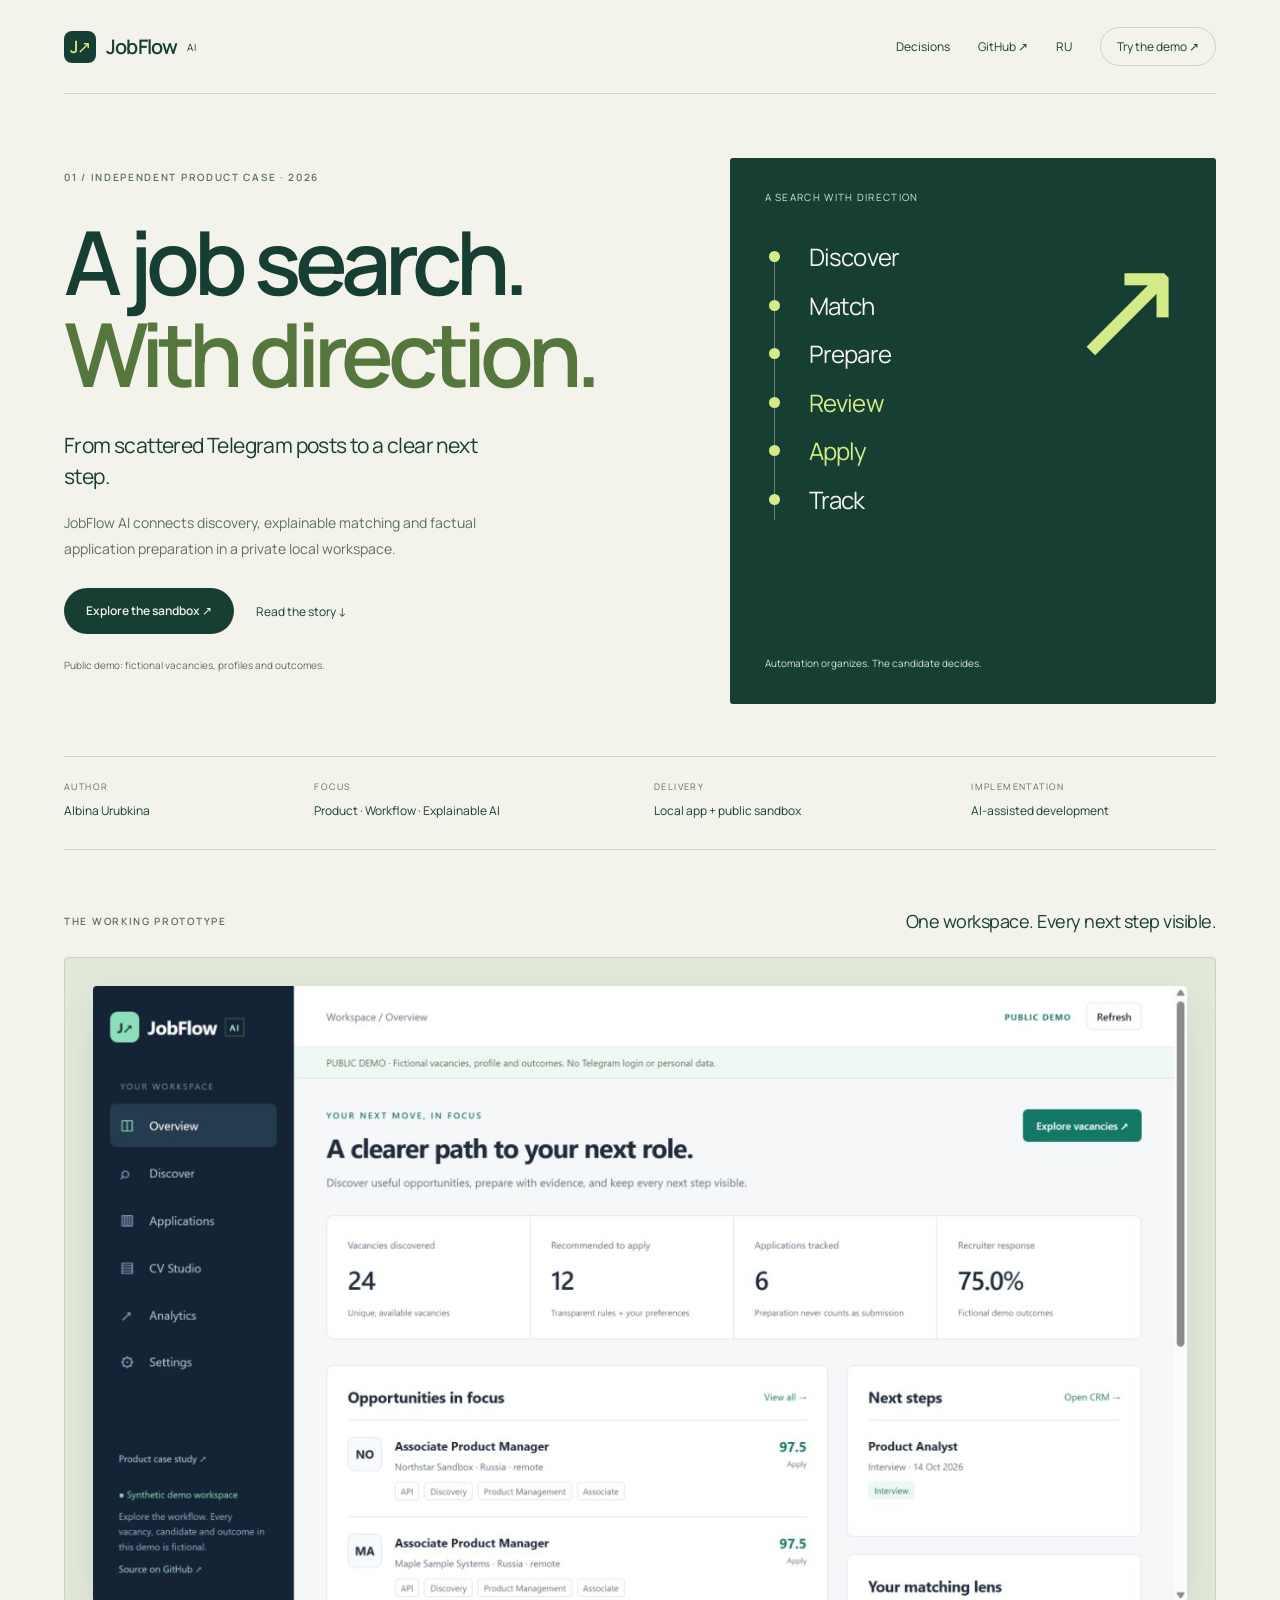
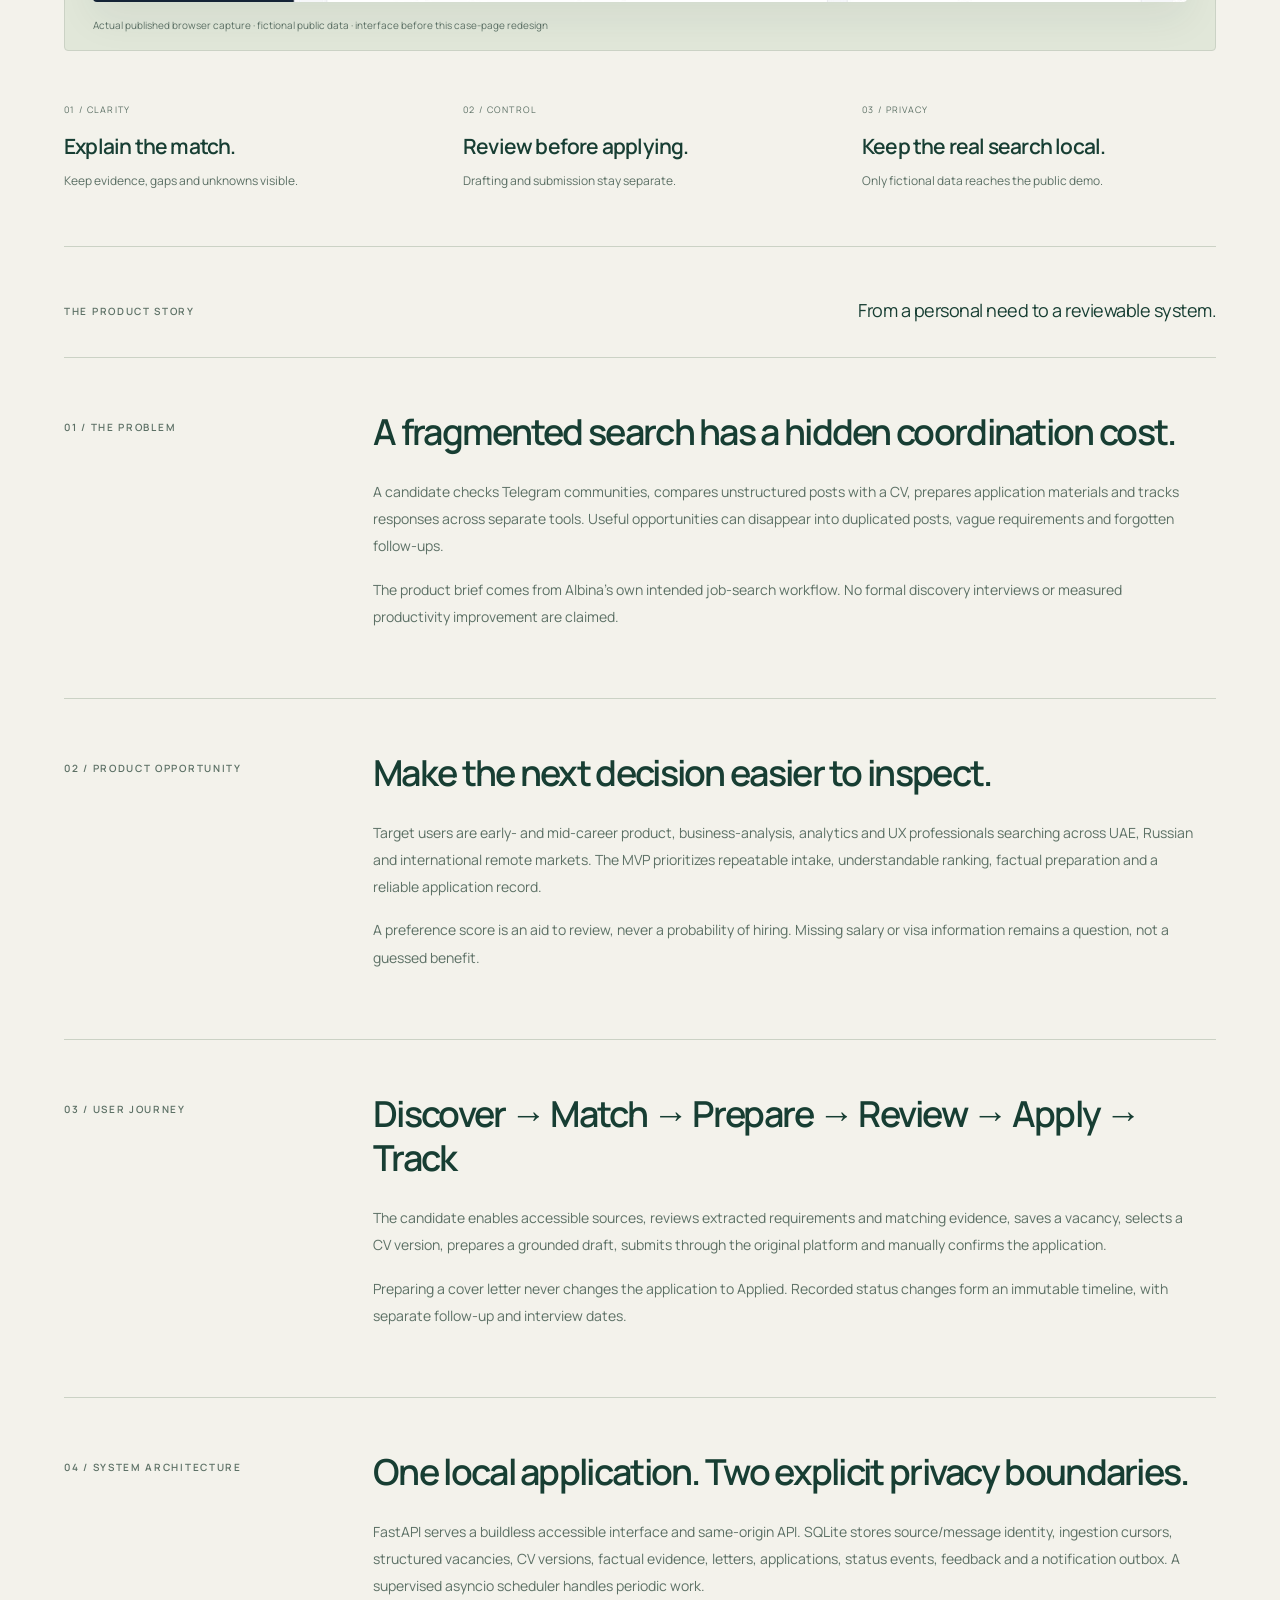
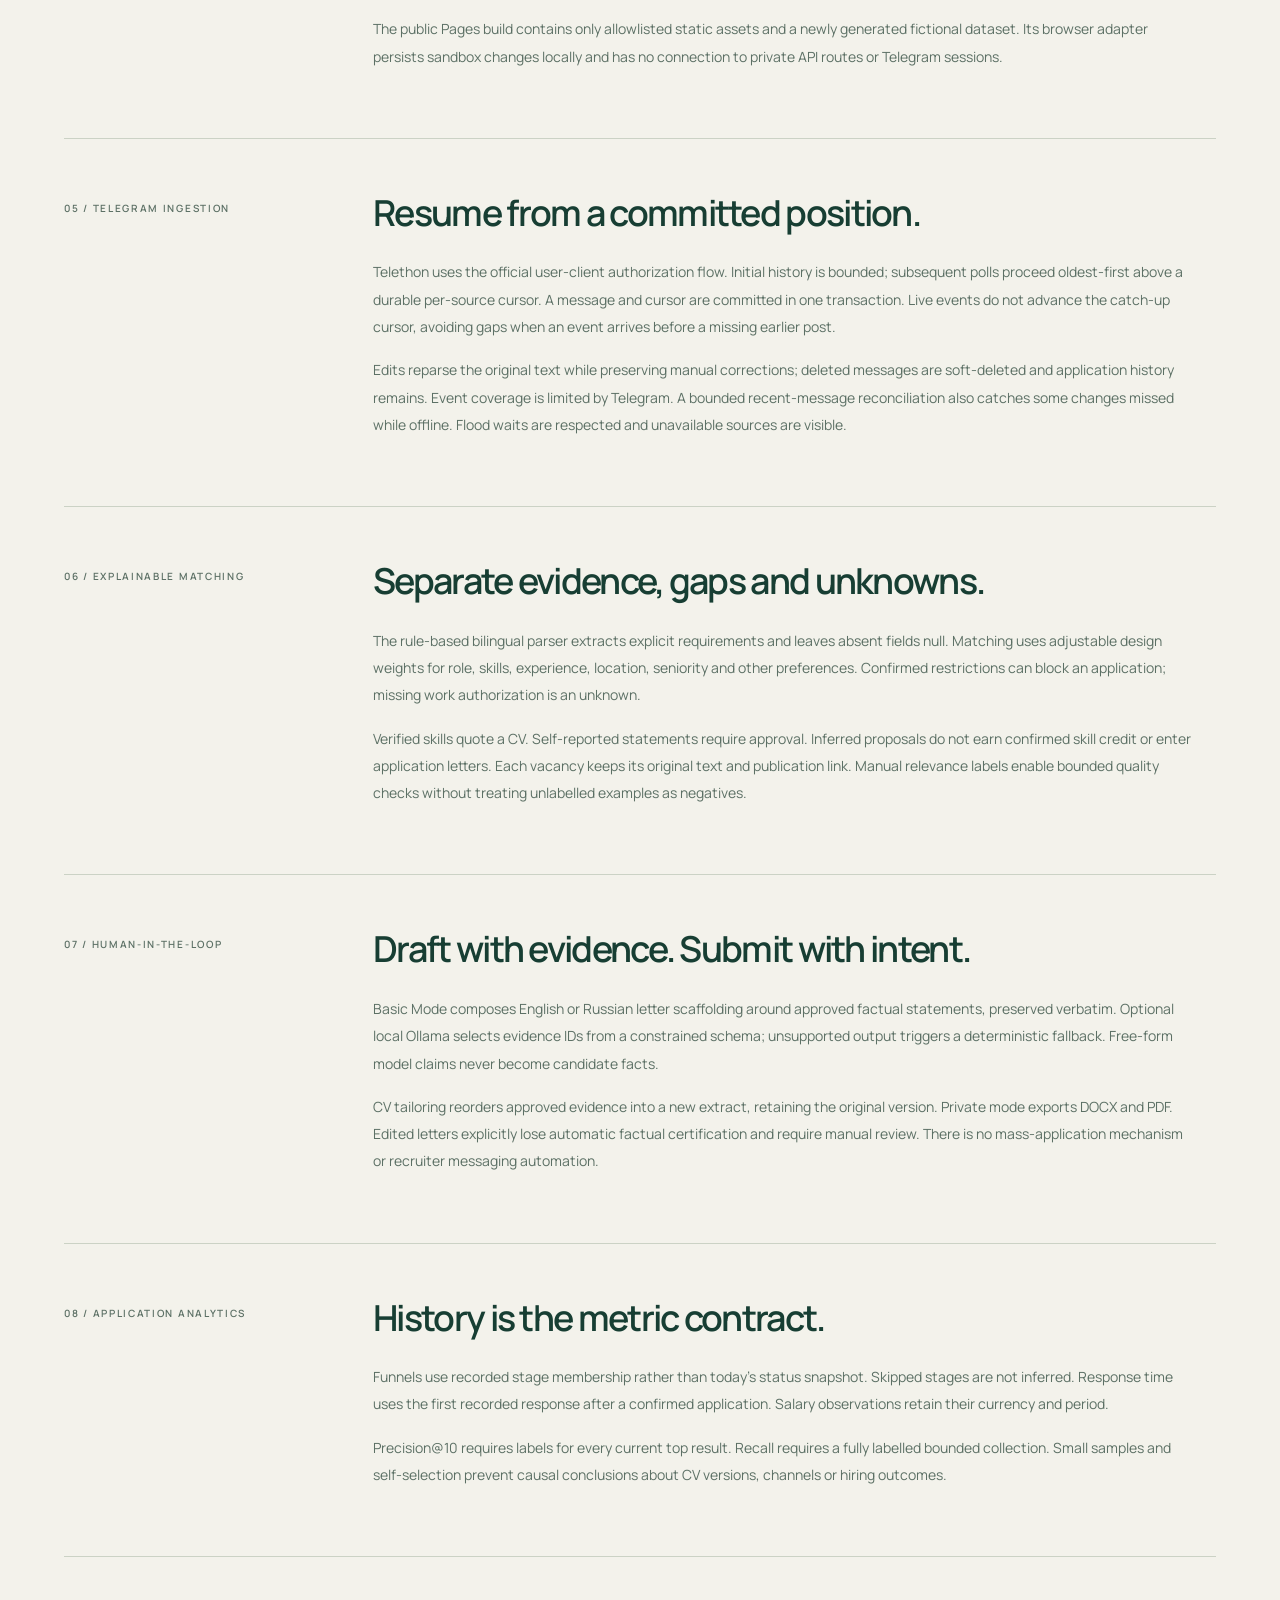
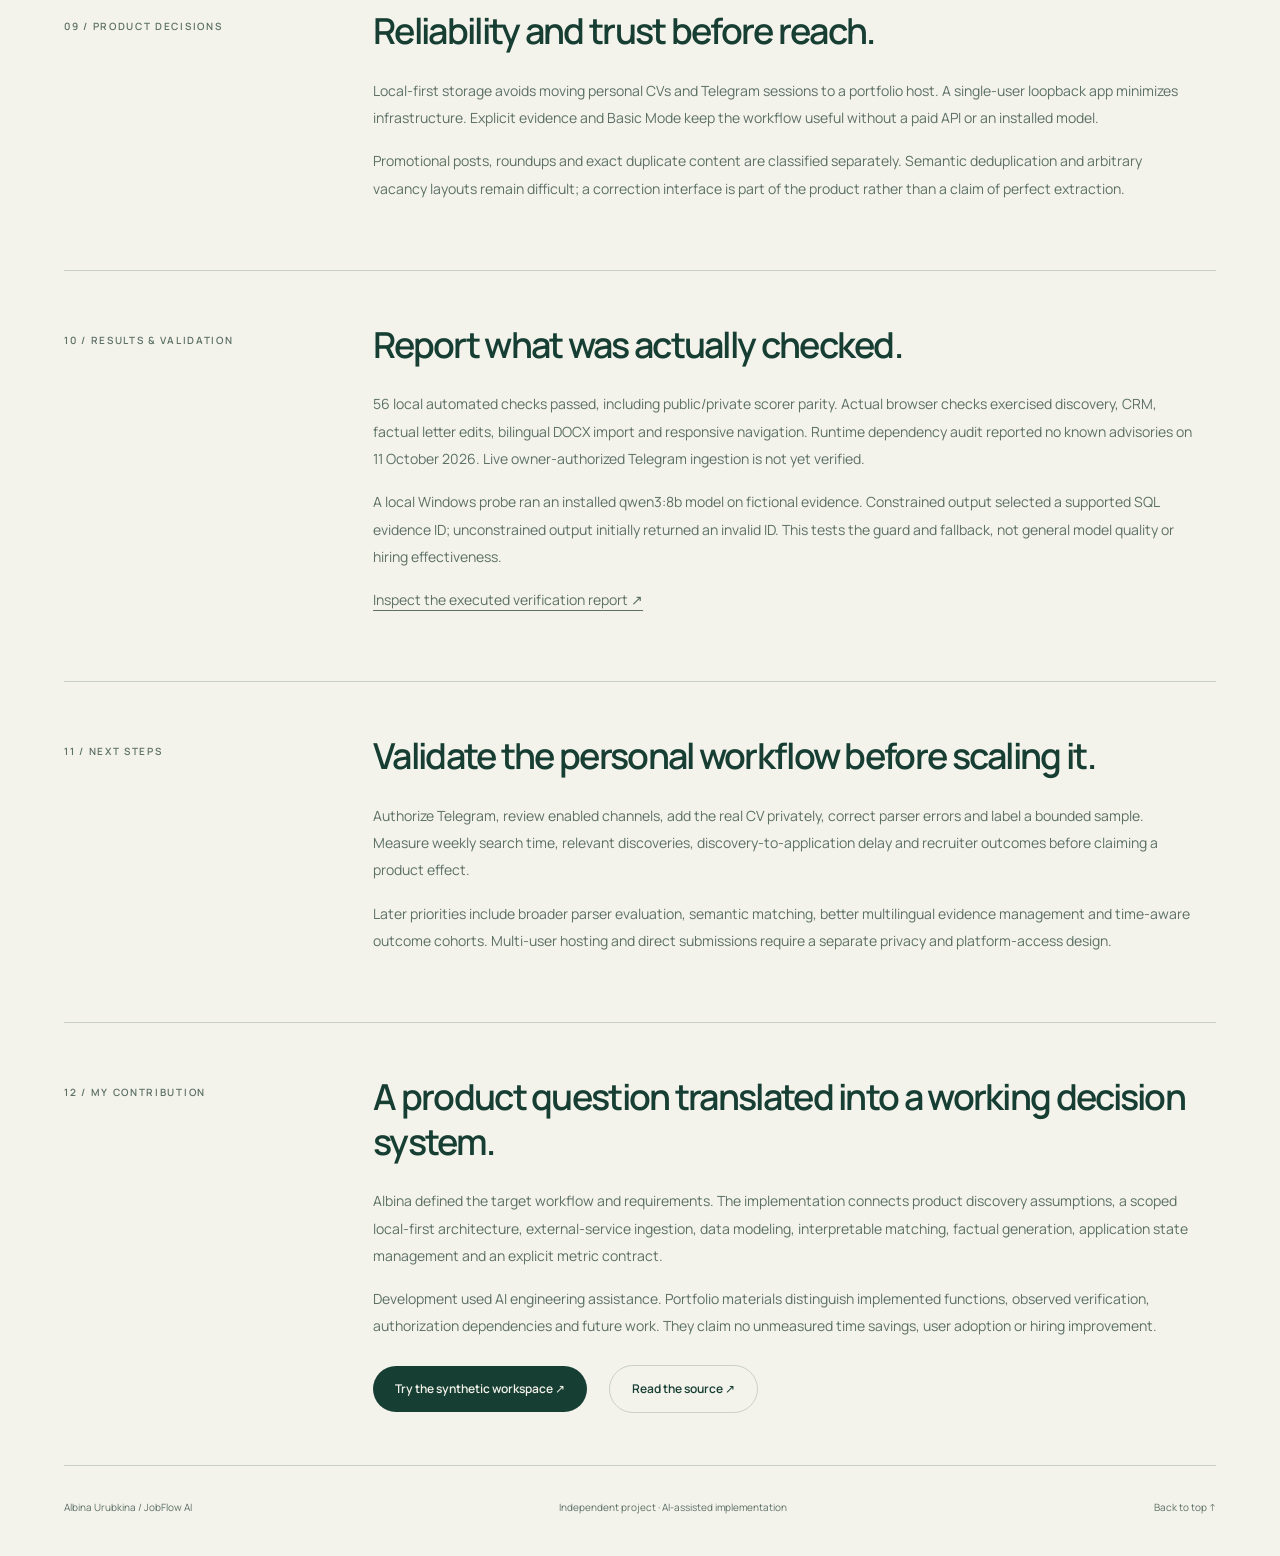
<file: web/case-study.html>
<!doctype html><html lang="en"><head><meta charset="utf-8"><meta name="viewport" content="width=device-width,initial-scale=1"><title>JobFlow AI — Product case by Albina Urubkina</title><meta name="description" content="From scattered Telegram opportunities to an explainable, human-reviewed local job-search workflow. A product case by Albina Urubkina."><meta property="og:title" content="JobFlow AI — A job search with direction"><meta property="og:image" content="https://alyalbina.github.io/jobflow-ai/assets/portfolio/social-preview.png"><meta name="theme-color" content="#173e33"><link rel="stylesheet" href="assets/portfolio/fonts.css"><link rel="stylesheet" href="assets/portfolio/case.css"></head><body><a class="skip" href="#content">Skip to case study</a><div class="case-body"><header class="case-header"><a class="brand" href="case-study.html"><span class="brand-icon">J↗</span>JobFlow <span class="brand-ai">AI</span></a><nav aria-label="Primary"><a href="#chapter-9">Decisions</a><a href="https://github.com/alyalbina/jobflow-ai">GitHub ↗</a><a href="case-study.ru.html" lang="ru">RU</a><a class="nav-cta" href="index.html">Try the demo ↗</a></nav></header><main id="content"><section class="case-hero"><div class="hero-copy"><div class="eyebrow">01 / Independent product case · 2026</div><h1>A job search.<br><em>With direction.</em></h1><p class="hero-lede">From scattered Telegram posts to a clear next step.</p><p class="subheading">JobFlow AI connects discovery, explainable matching and factual application preparation in a private local workspace.</p><div class="case-actions"><a class="button" href="index.html">Explore the sandbox ↗</a><a class="quiet-link" href="#chapter-1">Read the story ↓</a></div><p class="hero-note">Public demo: fictional vacancies, profiles and outcomes.</p></div><div class="hero-art" aria-label="Six steps from finding a vacancy to tracking an application"><span class="art-label">A SEARCH WITH DIRECTION</span><span class="direction-mark" aria-hidden="true">↗</span><ol class="flow-list"><li>Discover</li><li>Match</li><li>Prepare</li><li class="human-step">Review</li><li class="human-step">Apply</li><li>Track</li></ol><span class="art-bottom">Automation organizes. The candidate decides.</span></div></section>
<div class="case-metadata"><div><span>AUTHOR</span><strong>Albina Urubkina</strong></div><div><span>FOCUS</span><strong>Product · Workflow · Explainable AI</strong></div><div><span>DELIVERY</span><strong>Local app + public sandbox</strong></div><div><span>IMPLEMENTATION</span><strong>AI-assisted development</strong></div></div>
<section class="case-showcase"><div class="showcase-heading"><span class="eyebrow">The working prototype</span><p>One workspace. Every next step visible.</p></div><figure><img src="assets/portfolio/workspace.jpg" alt="Actual published JobFlow sandbox showing its fictional job-search workspace" width="1265" height="712" fetchpriority="high"><figcaption>Actual published browser capture · fictional public data · interface before this case-page redesign</figcaption></figure></section>
<section class="decision-strip" aria-label="Three product principles"><div><span>01 / CLARITY</span><h2>Explain the match.</h2><p>Keep evidence, gaps and unknowns visible.</p></div><div><span>02 / CONTROL</span><h2>Review before applying.</h2><p>Drafting and submission stay separate.</p></div><div><span>03 / PRIVACY</span><h2>Keep the real search local.</h2><p>Only fictional data reaches the public demo.</p></div></section><div class="story-heading"><span class="eyebrow">The product story</span><p>From a personal need to a reviewable system.</p></div><section class="case-chapter" id="chapter-1"><div class="eyebrow">01 / The problem</div><div><h2>A fragmented search has a hidden coordination cost.</h2><p>A candidate checks Telegram communities, compares unstructured posts with a CV, prepares application materials and tracks responses across separate tools. Useful opportunities can disappear into duplicated posts, vague requirements and forgotten follow-ups.</p><p>The product brief comes from Albina's own intended job-search workflow. No formal discovery interviews or measured productivity improvement are claimed.</p></div></section>
<section class="case-chapter" id="chapter-2"><div class="eyebrow">02 / Product opportunity</div><div><h2>Make the next decision easier to inspect.</h2><p>Target users are early- and mid-career product, business-analysis, analytics and UX professionals searching across UAE, Russian and international remote markets. The MVP prioritizes repeatable intake, understandable ranking, factual preparation and a reliable application record.</p><p>A preference score is an aid to review, never a probability of hiring. Missing salary or visa information remains a question, not a guessed benefit.</p></div></section>
<section class="case-chapter" id="chapter-3"><div class="eyebrow">03 / User journey</div><div><h2>Discover → Match → Prepare → Review → Apply → Track</h2><p>The candidate enables accessible sources, reviews extracted requirements and matching evidence, saves a vacancy, selects a CV version, prepares a grounded draft, submits through the original platform and manually confirms the application.</p><p>Preparing a cover letter never changes the application to Applied. Recorded status changes form an immutable timeline, with separate follow-up and interview dates.</p></div></section>
<section class="case-chapter" id="chapter-4"><div class="eyebrow">04 / System architecture</div><div><h2>One local application. Two explicit privacy boundaries.</h2><p>FastAPI serves a buildless accessible interface and same-origin API. SQLite stores source/message identity, ingestion cursors, structured vacancies, CV versions, factual evidence, letters, applications, status events, feedback and a notification outbox. A supervised asyncio scheduler handles periodic work.</p><p>The public Pages build contains only allowlisted static assets and a newly generated fictional dataset. Its browser adapter persists sandbox changes locally and has no connection to private API routes or Telegram sessions.</p></div></section>
<section class="case-chapter" id="chapter-5"><div class="eyebrow">05 / Telegram ingestion</div><div><h2>Resume from a committed position.</h2><p>Telethon uses the official user-client authorization flow. Initial history is bounded; subsequent polls proceed oldest-first above a durable per-source cursor. A message and cursor are committed in one transaction. Live events do not advance the catch-up cursor, avoiding gaps when an event arrives before a missing earlier post.</p><p>Edits reparse the original text while preserving manual corrections; deleted messages are soft-deleted and application history remains. Event coverage is limited by Telegram. A bounded recent-message reconciliation also catches some changes missed while offline. Flood waits are respected and unavailable sources are visible.</p></div></section>
<section class="case-chapter" id="chapter-6"><div class="eyebrow">06 / Explainable matching</div><div><h2>Separate evidence, gaps and unknowns.</h2><p>The rule-based bilingual parser extracts explicit requirements and leaves absent fields null. Matching uses adjustable design weights for role, skills, experience, location, seniority and other preferences. Confirmed restrictions can block an application; missing work authorization is an unknown.</p><p>Verified skills quote a CV. Self-reported statements require approval. Inferred proposals do not earn confirmed skill credit or enter application letters. Each vacancy keeps its original text and publication link. Manual relevance labels enable bounded quality checks without treating unlabelled examples as negatives.</p></div></section>
<section class="case-chapter" id="chapter-7"><div class="eyebrow">07 / Human-in-the-loop</div><div><h2>Draft with evidence. Submit with intent.</h2><p>Basic Mode composes English or Russian letter scaffolding around approved factual statements, preserved verbatim. Optional local Ollama selects evidence IDs from a constrained schema; unsupported output triggers a deterministic fallback. Free-form model claims never become candidate facts.</p><p>CV tailoring reorders approved evidence into a new extract, retaining the original version. Private mode exports DOCX and PDF. Edited letters explicitly lose automatic factual certification and require manual review. There is no mass-application mechanism or recruiter messaging automation.</p></div></section>
<section class="case-chapter" id="chapter-8"><div class="eyebrow">08 / Application analytics</div><div><h2>History is the metric contract.</h2><p>Funnels use recorded stage membership rather than today's status snapshot. Skipped stages are not inferred. Response time uses the first recorded response after a confirmed application. Salary observations retain their currency and period.</p><p>Precision@10 requires labels for every current top result. Recall requires a fully labelled bounded collection. Small samples and self-selection prevent causal conclusions about CV versions, channels or hiring outcomes.</p></div></section>
<section class="case-chapter" id="chapter-9"><div class="eyebrow">09 / Product decisions</div><div><h2>Reliability and trust before reach.</h2><p>Local-first storage avoids moving personal CVs and Telegram sessions to a portfolio host. A single-user loopback app minimizes infrastructure. Explicit evidence and Basic Mode keep the workflow useful without a paid API or an installed model.</p><p>Promotional posts, roundups and exact duplicate content are classified separately. Semantic deduplication and arbitrary vacancy layouts remain difficult; a correction interface is part of the product rather than a claim of perfect extraction.</p></div></section>
<section class="case-chapter" id="chapter-10"><div class="eyebrow">10 / Results & validation</div><div><h2>Report what was actually checked.</h2><p id="validation-summary">56 local automated checks passed, including public/private scorer parity. Actual browser checks exercised discovery, CRM, factual letter edits, bilingual DOCX import and responsive navigation. Runtime dependency audit reported no known advisories on 11 October 2026. Live owner-authorized Telegram ingestion is not yet verified.</p><p>A local Windows probe ran an installed qwen3:8b model on fictional evidence. Constrained output selected a supported SQL evidence ID; unconstrained output initially returned an invalid ID. This tests the guard and fallback, not general model quality or hiring effectiveness.</p><p><a href="https://github.com/alyalbina/jobflow-ai/blob/main/docs/validation.md">Inspect the executed verification report ↗</a></p></div></section>
<section class="case-chapter" id="chapter-11"><div class="eyebrow">11 / Next steps</div><div><h2>Validate the personal workflow before scaling it.</h2><p>Authorize Telegram, review enabled channels, add the real CV privately, correct parser errors and label a bounded sample. Measure weekly search time, relevant discoveries, discovery-to-application delay and recruiter outcomes before claiming a product effect.</p><p>Later priorities include broader parser evaluation, semantic matching, better multilingual evidence management and time-aware outcome cohorts. Multi-user hosting and direct submissions require a separate privacy and platform-access design.</p></div></section>
<section class="case-chapter" id="chapter-12"><div class="eyebrow">12 / My contribution</div><div><h2>A product question translated into a working decision system.</h2><p>Albina defined the target workflow and requirements. The implementation connects product discovery assumptions, a scoped local-first architecture, external-service ingestion, data modeling, interpretable matching, factual generation, application state management and an explicit metric contract.</p><p>Development used AI engineering assistance. Portfolio materials distinguish implemented functions, observed verification, authorization dependencies and future work. They claim no unmeasured time savings, user adoption or hiring improvement.</p><div class="actions"><a class="button" href="index.html">Try the synthetic workspace ↗</a><a class="button secondary" href="https://github.com/alyalbina/jobflow-ai">Read the source ↗</a></div></div></section></main><footer><span>Albina Urubkina / JobFlow AI</span><span>Independent project · AI-assisted implementation</span><a href="#">Back to top ↑</a></footer></div></body></html>
</file>
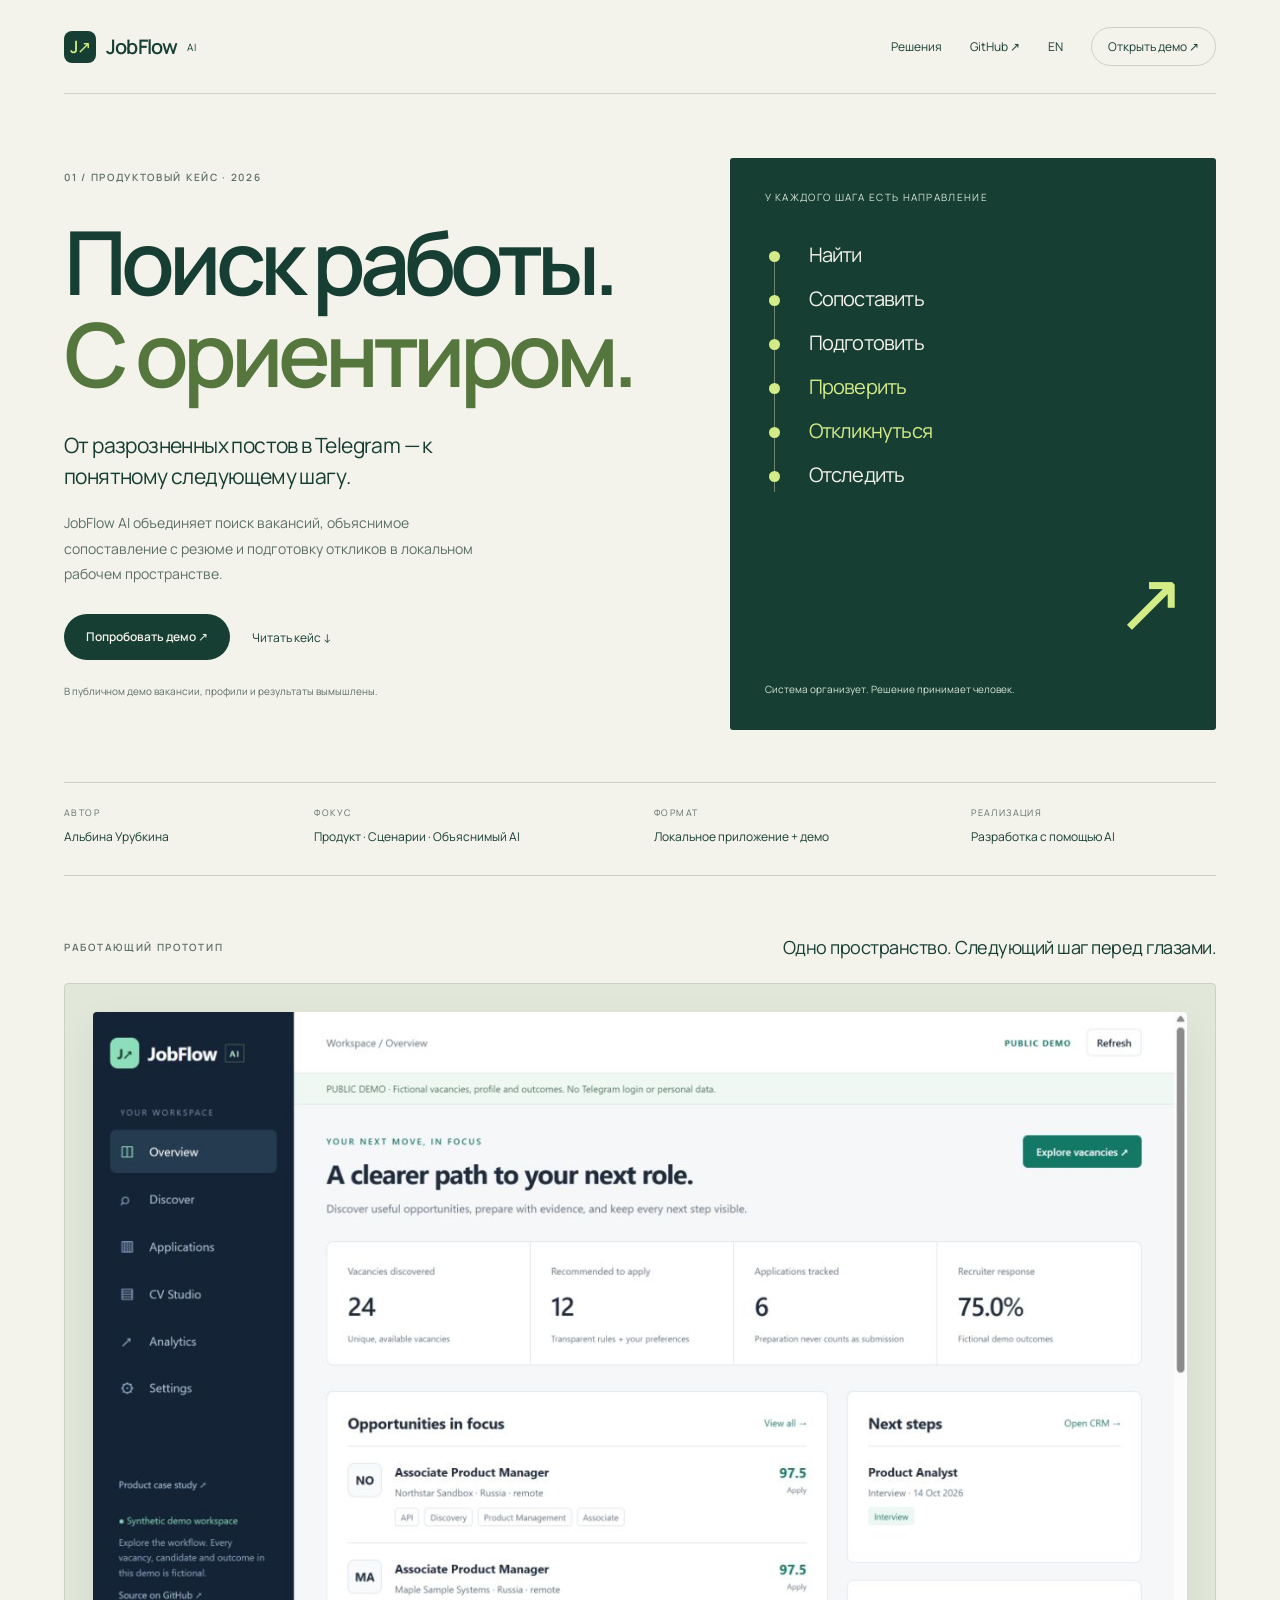
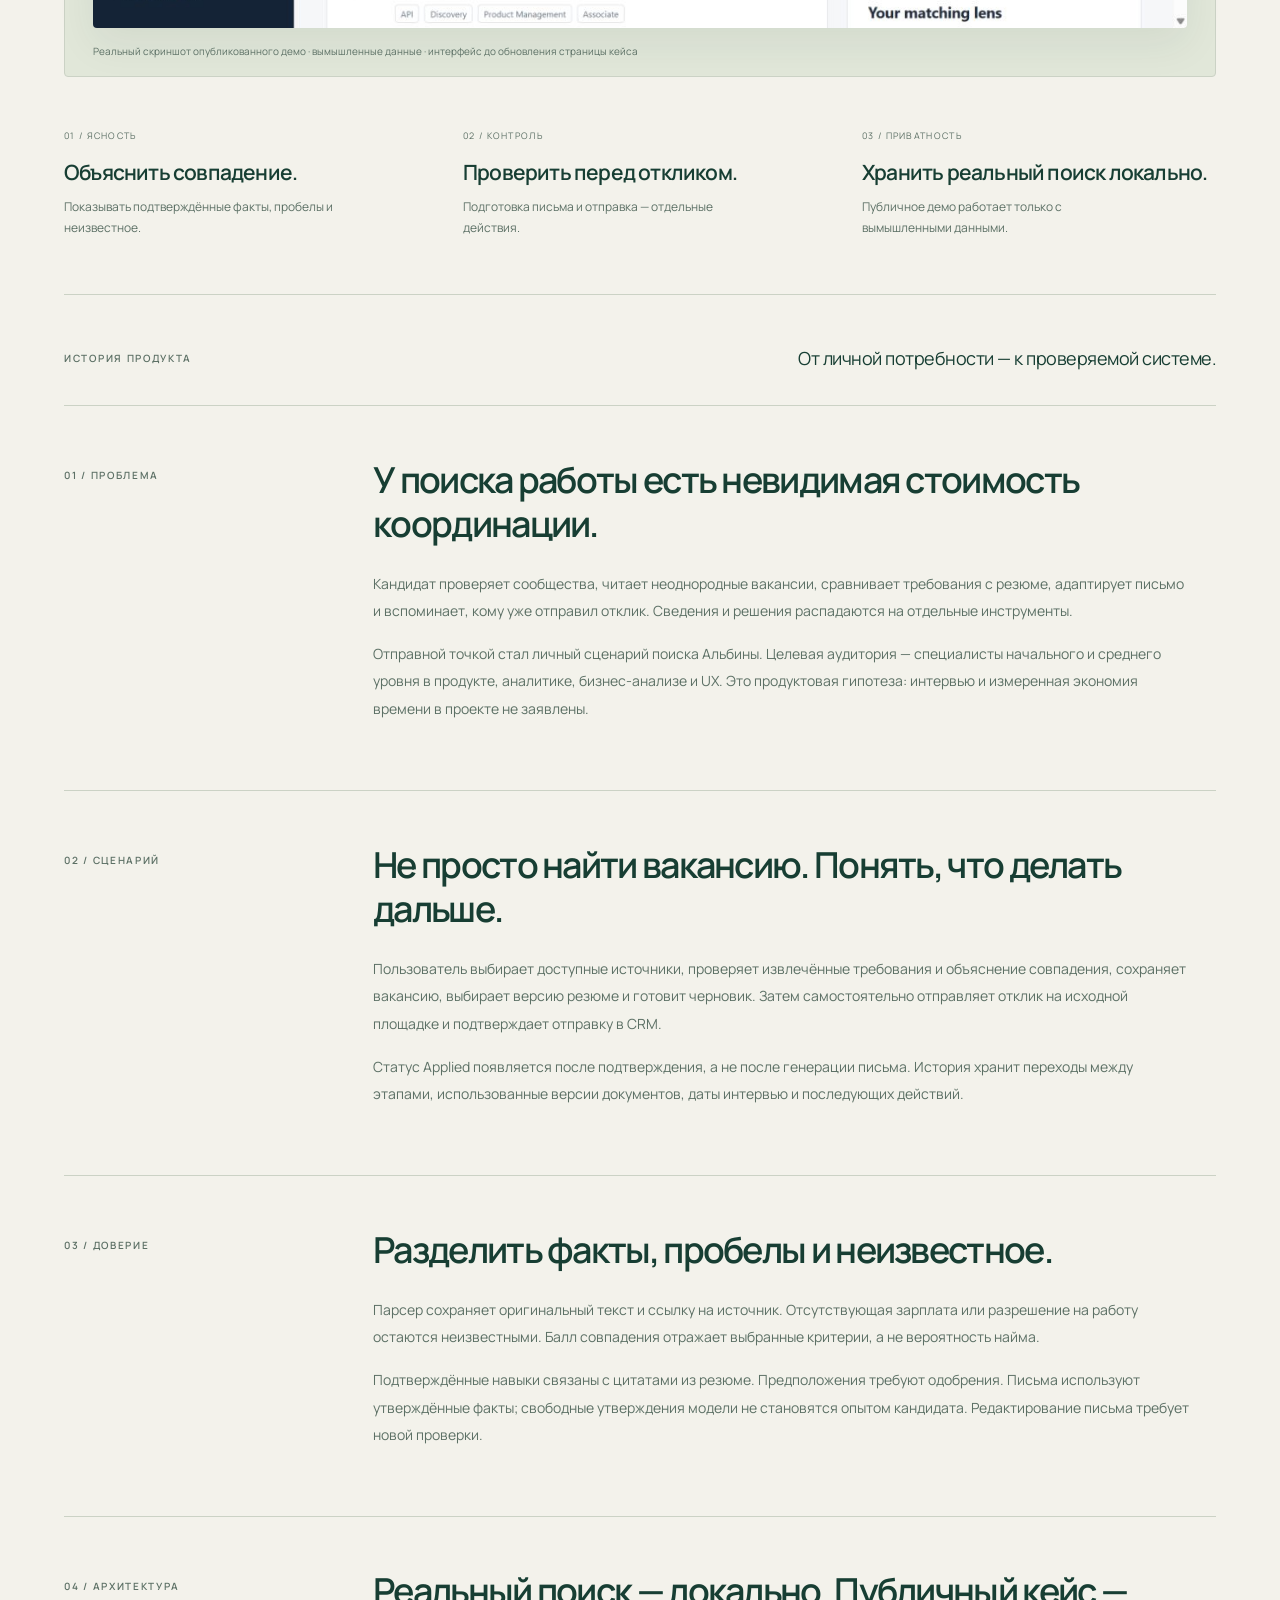
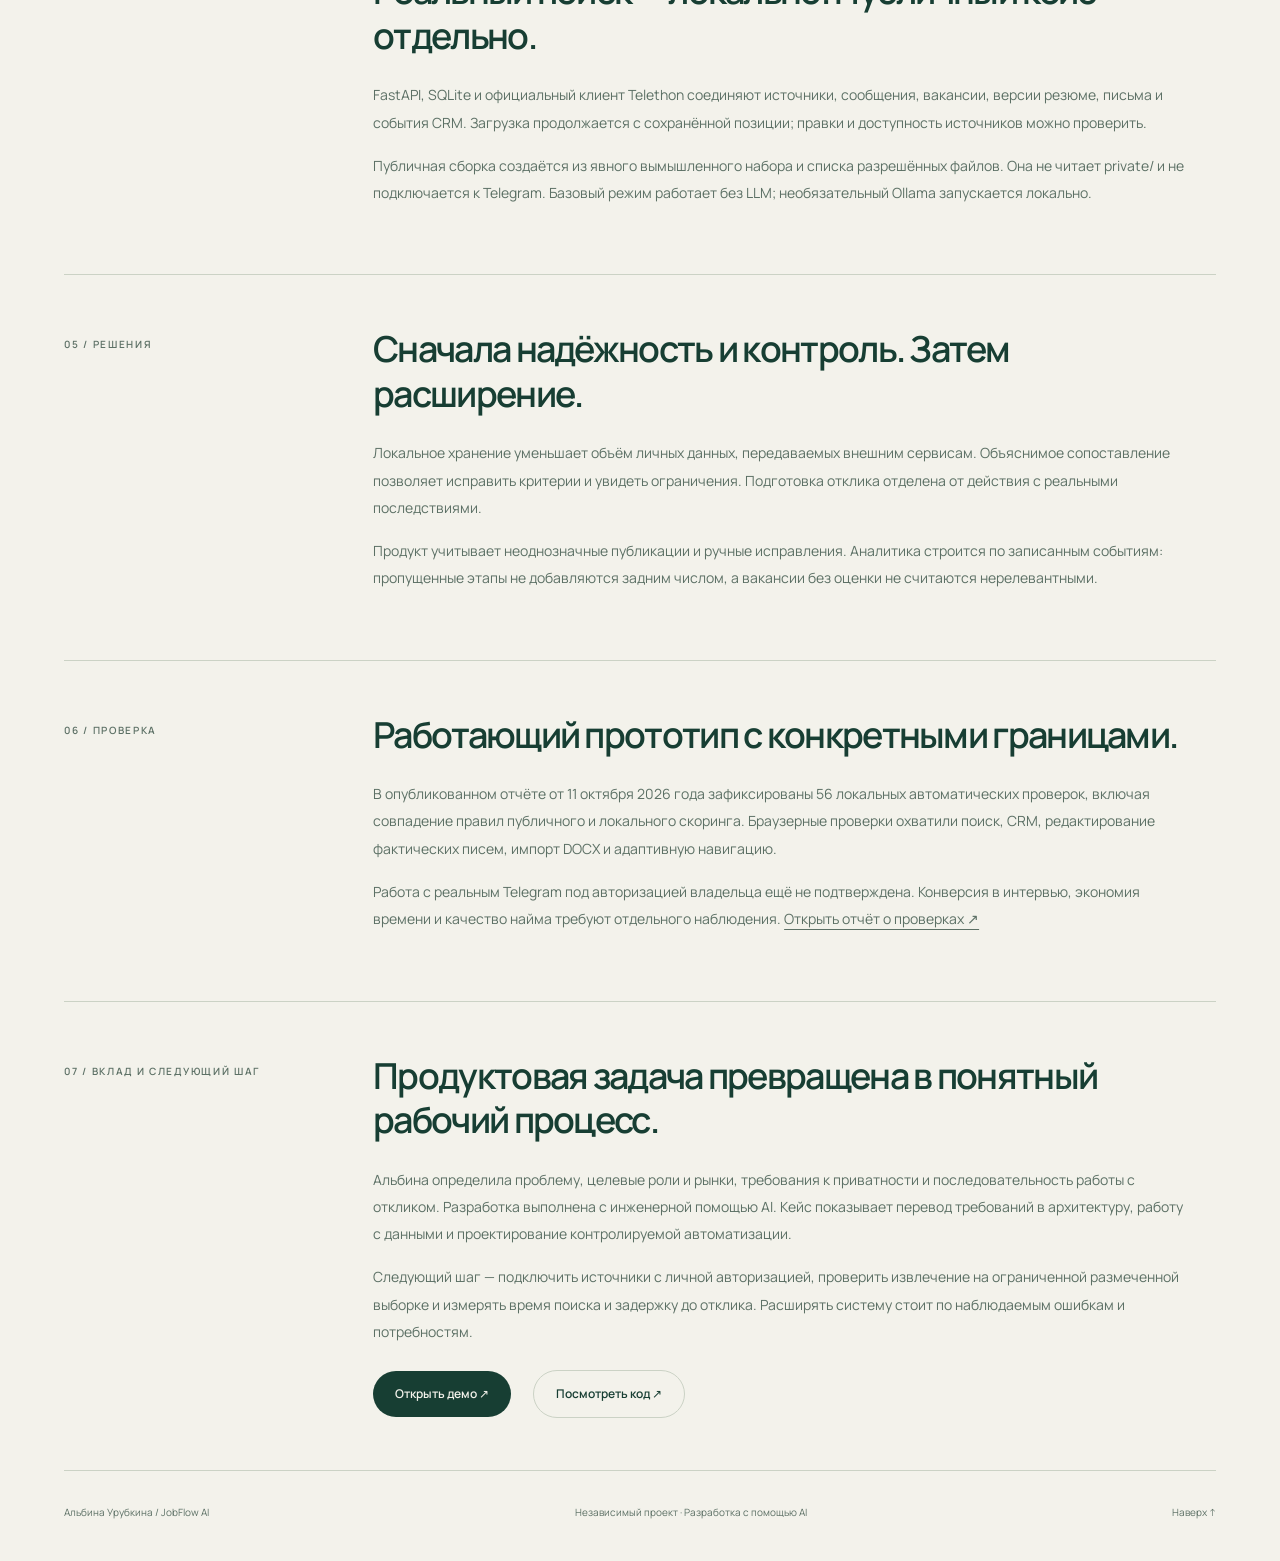
<file: web/case-study.ru.html>
<!doctype html><html lang="ru"><head><meta charset="utf-8"><meta name="viewport" content="width=device-width,initial-scale=1"><title>JobFlow AI — Продуктовый кейс Альбины Урубкиной</title><meta name="description" content="From scattered Telegram opportunities to an explainable, human-reviewed local job-search workflow. A product case by Albina Urubkina."><meta property="og:title" content="JobFlow AI — A job search with direction"><meta property="og:image" content="https://alyalbina.github.io/jobflow-ai/assets/portfolio/social-preview.png"><meta name="theme-color" content="#173e33"><link rel="stylesheet" href="assets/portfolio/fonts.css"><link rel="stylesheet" href="assets/portfolio/case.css"></head><body><a class="skip" href="#content">Перейти к кейсу</a><div class="case-body"><header class="case-header"><a class="brand" href="case-study.ru.html"><span class="brand-icon">J↗</span>JobFlow <span class="brand-ai">AI</span></a><nav aria-label="Primary"><a href="#chapter-5">Решения</a><a href="https://github.com/alyalbina/jobflow-ai">GitHub ↗</a><a href="case-study.html" lang="en">EN</a><a class="nav-cta" href="index.html">Открыть демо ↗</a></nav></header><main id="content"><section class="case-hero"><div class="hero-copy"><div class="eyebrow">01 / Продуктовый кейс · 2026</div><h1>Поиск работы.<br><em>С ориентиром.</em></h1><p class="hero-lede">От разрозненных постов в Telegram — к понятному следующему шагу.</p><p class="subheading">JobFlow AI объединяет поиск вакансий, объяснимое сопоставление с резюме и подготовку откликов в локальном рабочем пространстве.</p><div class="case-actions"><a class="button" href="index.html">Попробовать демо ↗</a><a class="quiet-link" href="#chapter-1">Читать кейс ↓</a></div><p class="hero-note">В публичном демо вакансии, профили и результаты вымышлены.</p></div><div class="hero-art" aria-label="Шесть шагов поиска работы"><span class="art-label">У КАЖДОГО ШАГА ЕСТЬ НАПРАВЛЕНИЕ</span><span class="direction-mark" aria-hidden="true">↗</span><ol class="flow-list"><li>Найти</li><li>Сопоставить</li><li>Подготовить</li><li class="human-step">Проверить</li><li class="human-step">Откликнуться</li><li>Отследить</li></ol><span class="art-bottom">Система организует. Решение принимает человек.</span></div></section><div class="case-metadata"><div><span>АВТОР</span><strong>Альбина Урубкина</strong></div><div><span>ФОКУС</span><strong>Продукт · Сценарии · Объяснимый AI</strong></div><div><span>ФОРМАТ</span><strong>Локальное приложение + демо</strong></div><div><span>РЕАЛИЗАЦИЯ</span><strong>Разработка с помощью AI</strong></div></div><section class="case-showcase"><div class="showcase-heading"><span class="eyebrow">Работающий прототип</span><p>Одно пространство. Следующий шаг перед глазами.</p></div><figure><img src="assets/portfolio/workspace.jpg" alt="Actual published JobFlow sandbox showing its fictional job-search workspace" width="1265" height="712" fetchpriority="high"><figcaption>Реальный скриншот опубликованного демо · вымышленные данные · интерфейс до обновления страницы кейса</figcaption></figure></section>
<section class="decision-strip" aria-label="Три продуктовых принципа"><div><span>01 / ЯСНОСТЬ</span><h2>Объяснить совпадение.</h2><p>Показывать подтверждённые факты, пробелы и неизвестное.</p></div><div><span>02 / КОНТРОЛЬ</span><h2>Проверить перед откликом.</h2><p>Подготовка письма и отправка — отдельные действия.</p></div><div><span>03 / ПРИВАТНОСТЬ</span><h2>Хранить реальный поиск локально.</h2><p>Публичное демо работает только с вымышленными данными.</p></div></section><div class="story-heading"><span class="eyebrow">История продукта</span><p>От личной потребности — к проверяемой системе.</p></div><section class="case-chapter" id="chapter-1"><div class="eyebrow">01 / Проблема</div><div><h2>У поиска работы есть невидимая стоимость координации.</h2><p>Кандидат проверяет сообщества, читает неоднородные вакансии, сравнивает требования с резюме, адаптирует письмо и вспоминает, кому уже отправил отклик. Сведения и решения распадаются на отдельные инструменты.</p><p>Отправной точкой стал личный сценарий поиска Альбины. Целевая аудитория — специалисты начального и среднего уровня в продукте, аналитике, бизнес-анализе и UX. Это продуктовая гипотеза: интервью и измеренная экономия времени в проекте не заявлены.</p></div></section><section class="case-chapter" id="chapter-2"><div class="eyebrow">02 / Сценарий</div><div><h2>Не просто найти вакансию. Понять, что делать дальше.</h2><p>Пользователь выбирает доступные источники, проверяет извлечённые требования и объяснение совпадения, сохраняет вакансию, выбирает версию резюме и готовит черновик. Затем самостоятельно отправляет отклик на исходной площадке и подтверждает отправку в CRM.</p><p>Статус Applied появляется после подтверждения, а не после генерации письма. История хранит переходы между этапами, использованные версии документов, даты интервью и последующих действий.</p></div></section><section class="case-chapter" id="chapter-3"><div class="eyebrow">03 / Доверие</div><div><h2>Разделить факты, пробелы и неизвестное.</h2><p>Парсер сохраняет оригинальный текст и ссылку на источник. Отсутствующая зарплата или разрешение на работу остаются неизвестными. Балл совпадения отражает выбранные критерии, а не вероятность найма.</p><p>Подтверждённые навыки связаны с цитатами из резюме. Предположения требуют одобрения. Письма используют утверждённые факты; свободные утверждения модели не становятся опытом кандидата. Редактирование письма требует новой проверки.</p></div></section><section class="case-chapter" id="chapter-4"><div class="eyebrow">04 / Архитектура</div><div><h2>Реальный поиск — локально. Публичный кейс — отдельно.</h2><p>FastAPI, SQLite и официальный клиент Telethon соединяют источники, сообщения, вакансии, версии резюме, письма и события CRM. Загрузка продолжается с сохранённой позиции; правки и доступность источников можно проверить.</p><p>Публичная сборка создаётся из явного вымышленного набора и списка разрешённых файлов. Она не читает private/ и не подключается к Telegram. Базовый режим работает без LLM; необязательный Ollama запускается локально.</p></div></section><section class="case-chapter" id="chapter-5"><div class="eyebrow">05 / Решения</div><div><h2>Сначала надёжность и контроль. Затем расширение.</h2><p>Локальное хранение уменьшает объём личных данных, передаваемых внешним сервисам. Объяснимое сопоставление позволяет исправить критерии и увидеть ограничения. Подготовка отклика отделена от действия с реальными последствиями.</p><p>Продукт учитывает неоднозначные публикации и ручные исправления. Аналитика строится по записанным событиям: пропущенные этапы не добавляются задним числом, а вакансии без оценки не считаются нерелевантными.</p></div></section><section class="case-chapter" id="chapter-6"><div class="eyebrow">06 / Проверка</div><div><h2>Работающий прототип с конкретными границами.</h2><p>В опубликованном отчёте от 11 октября 2026 года зафиксированы 56 локальных автоматических проверок, включая совпадение правил публичного и локального скоринга. Браузерные проверки охватили поиск, CRM, редактирование фактических писем, импорт DOCX и адаптивную навигацию.</p><p>Работа с реальным Telegram под авторизацией владельца ещё не подтверждена. Конверсия в интервью, экономия времени и качество найма требуют отдельного наблюдения. <a href="https://github.com/alyalbina/jobflow-ai/blob/main/docs/validation.md">Открыть отчёт о проверках ↗</a></p></div></section><section class="case-chapter" id="chapter-7"><div class="eyebrow">07 / Вклад и следующий шаг</div><div><h2>Продуктовая задача превращена в понятный рабочий процесс.</h2><p>Альбина определила проблему, целевые роли и рынки, требования к приватности и последовательность работы с откликом. Разработка выполнена с инженерной помощью AI. Кейс показывает перевод требований в архитектуру, работу с данными и проектирование контролируемой автоматизации.</p><p>Следующий шаг — подключить источники с личной авторизацией, проверить извлечение на ограниченной размеченной выборке и измерять время поиска и задержку до отклика. Расширять систему стоит по наблюдаемым ошибкам и потребностям.</p><div class="actions"><a class="button" href="index.html">Открыть демо ↗</a><a class="button secondary" href="https://github.com/alyalbina/jobflow-ai">Посмотреть код ↗</a></div></div></section></main><footer><span>Альбина Урубкина / JobFlow AI</span><span>Независимый проект · Разработка с помощью AI</span><a href="#">Наверх ↑</a></footer></div></body></html>
</file>
<file: web/assets/portfolio/fonts.css>
@font-face{font-family:Manrope;font-style:normal;font-weight:400;font-display:swap;src:url(manrope-latin-400-normal.woff2) format("woff2");unicode-range:U+0000-00FF,U+0131,U+0152-0153,U+02BB-02BC,U+02C6,U+02DA,U+02DC,U+0304,U+0308,U+0329,U+2000-206F,U+20AC,U+2122,U+2191,U+2193,U+2212,U+2215,U+FEFF,U+FFFD}
@font-face{font-family:Manrope;font-style:normal;font-weight:400;font-display:swap;src:url(manrope-cyrillic-400-normal.woff2) format("woff2");unicode-range:U+0400-045F,U+0490-0491,U+04B0-04B1,U+2116}
@font-face{font-family:Manrope;font-style:normal;font-weight:600;font-display:swap;src:url(manrope-latin-600-normal.woff2) format("woff2");unicode-range:U+0000-00FF,U+0131,U+0152-0153,U+02BB-02BC,U+02C6,U+02DA,U+02DC,U+0304,U+0308,U+0329,U+2000-206F,U+20AC,U+2122,U+2191,U+2193,U+2212,U+2215,U+FEFF,U+FFFD}
@font-face{font-family:Manrope;font-style:normal;font-weight:600;font-display:swap;src:url(manrope-cyrillic-600-normal.woff2) format("woff2");unicode-range:U+0400-045F,U+0490-0491,U+04B0-04B1,U+2116}
</file>
<file: web/assets/portfolio/case.css>
:root{--paper:#f3f2eb;--ink:#173e33;--muted:#5c7065;--line:#cbd2c5;--lime:#d4ec88;--soft:#e7ebdf;font-family:Manrope,Arial,sans-serif;color:var(--ink);background:var(--paper);font-size:16px;font-synthesis:none}
*{box-sizing:border-box}html{scroll-behavior:smooth;scroll-padding-top:32px}body{margin:0}a{color:inherit;text-underline-offset:5px}a:hover{color:#52733f}a:focus-visible,button:focus-visible{outline:3px solid #537929;outline-offset:5px}.skip{position:absolute;left:24px;top:-100px;background:white;padding:14px;z-index:10}.skip:focus{top:10px}.case-body{max-width:1480px;margin:auto;padding:0 5%}main{padding:0}.case-header{display:flex;align-items:center;justify-content:space-between;gap:24px;padding:27px 0;border-bottom:1px solid var(--line)}.brand{display:flex;align-items:center;gap:10px;text-decoration:none;font-size:20px;font-weight:600;letter-spacing:-.8px}.brand-icon{display:grid;place-items:center;width:32px;height:32px;background:var(--ink);color:var(--lime);border-radius:8px;font-size:17px;letter-spacing:-1px}.brand-ai{font-size:10px;font-weight:400;letter-spacing:1px}.case-header nav{display:flex;gap:28px;align-items:center;font-size:12px}.case-header nav a{text-decoration:none}.nav-cta{border:1px solid var(--line);padding:10px 16px;border-radius:30px}.case-hero{display:grid;grid-template-columns:1.25fr 1fr;gap:5%;padding:64px 0 52px;align-items:stretch}.hero-copy{padding:10px 0 20px}.eyebrow{font-size:10px;line-height:1.8;letter-spacing:1.7px;text-transform:uppercase;font-weight:600;color:var(--muted)}h1{font-size:clamp(48px,6.9vw,94px);font-weight:600;line-height:1.04;letter-spacing:-6px;margin:30px 0}h1 em{font-style:normal;color:#55763d}p{line-height:1.8;color:var(--muted)}.hero-lede{font-size:21px;line-height:1.5;letter-spacing:-.6px;max-width:440px;color:var(--ink);margin:0 0 17px}.subheading{font-size:14px;max-width:450px;line-height:1.85;margin:0}.case-actions,.actions{display:flex;gap:22px;align-items:center;flex-wrap:wrap;margin-top:27px}.button{display:inline-flex;text-decoration:none;background:var(--ink);color:var(--paper);padding:14px 22px;border-radius:40px;font-size:12px;line-height:1.5;font-weight:600}.button:hover{background:#31523e;color:white}.button.secondary{background:transparent;border:1px solid var(--line);color:var(--ink)}.quiet-link{font-size:12px;text-decoration:none}.hero-note{font-size:10px;margin-top:22px}.hero-art{min-height:505px;background:var(--ink);color:var(--paper);padding:32px 35px;position:relative;overflow:hidden;border-radius:3px}.art-label,.art-bottom{display:block;font-size:10px;letter-spacing:1.3px;color:#d4e5d6}.direction-mark{position:absolute;right:28px;top:78px;font-size:146px;color:var(--lime);line-height:1;font-family:Arial,sans-serif;font-weight:400}.flow-list{list-style:none;counter-reset:flow;padding:0;margin:39px 0 29px;position:relative}.flow-list:before{content:"";position:absolute;left:9px;top:12px;bottom:15px;border-left:1px solid #72846d}.flow-list li{counter-increment:flow;position:relative;font-size:24px;letter-spacing:-.8px;padding:0 0 21px 44px;line-height:1.15}.flow-list li:before{content:"";position:absolute;left:4px;top:8px;width:11px;height:11px;border-radius:50%;background:var(--lime)}.flow-list .human-step{color:var(--lime)}.art-bottom{position:absolute;bottom:32px;max-width:310px;line-height:1.8;font-size:10px;letter-spacing:0}.case-metadata{display:grid;grid-template-columns:1fr 1.4fr 1.3fr 1.1fr;border-block:1px solid var(--line);gap:28px;padding:23px 0 27px}.case-metadata span{display:block;color:var(--muted);font-size:9px;letter-spacing:1.4px;margin-bottom:8px}.case-metadata strong{font-size:12px;font-weight:400;line-height:1.7;display:block}.case-showcase{padding:58px 0 0}.showcase-heading,.story-heading{display:flex;align-items:center;justify-content:space-between;gap:24px;margin-bottom:22px}.showcase-heading p,.story-heading p{font-size:18px;line-height:1.5;letter-spacing:-.5px;color:var(--ink);margin:0}.case-showcase figure{margin:0;padding:28px 28px 16px;background:#e1e7d9;border:1px solid var(--line);border-radius:4px}.case-showcase img{display:block;width:100%;height:auto;border-radius:4px;box-shadow:0 16px 40px #173e3312}.case-showcase figcaption{font-size:10px;color:var(--muted);line-height:1.7;margin-top:15px}.decision-strip{display:grid;grid-template-columns:repeat(3,1fr);gap:45px;padding:45px 0 55px;margin-bottom:30px;border-bottom:1px solid var(--line)}.decision-strip span{font-size:9px;letter-spacing:1.3px;color:var(--muted)}.decision-strip h2{font-size:21px;letter-spacing:-.8px;font-weight:600;margin:14px 0 10px}.decision-strip p{font-size:12px;line-height:1.8;margin:0;max-width:270px}.story-heading{margin:0;padding:20px 0 33px;border-bottom:1px solid var(--line)}.case-chapter{display:grid;grid-template-columns:240px minmax(0,1fr);gap:6%;padding:52px 0;border-bottom:1px solid var(--line)}.case-chapter>.eyebrow{padding-top:8px}.case-chapter>div:last-child{max-width:820px}.case-chapter h2{font-size:clamp(25px,2.8vw,38px);line-height:1.24;font-weight:600;letter-spacing:-1.7px;margin:0 0 23px}.case-chapter p{font-size:14px;line-height:1.95;margin:16px 0}.case-chapter .info{background:var(--soft);padding:15px 20px;font-size:12px}.case-chapter ul{line-height:1.9;color:var(--muted);padding-left:22px;font-size:14px}.case-chapter .actions{margin-top:25px}footer{display:flex;justify-content:space-between;gap:25px;font-size:10px;color:var(--muted);padding:32px 0 40px;line-height:1.8}footer a{text-decoration:none}
@media(max-width:1050px){h1{letter-spacing:-4px}.case-header nav{gap:18px}.hero-art{padding:30px 25px}.direction-mark{font-size:100px;right:20px;top:100px}.case-chapter{grid-template-columns:180px minmax(0,1fr);gap:5%}.decision-strip{gap:28px}.case-metadata{gap:20px}.flow-list li{font-size:22px}}
@media(max-width:740px){.case-body{padding:0 6%}.case-header{padding:20px 0;align-items:flex-start}.brand{font-size:17px}.case-header nav{gap:14px;font-size:10px;flex-wrap:wrap;justify-content:flex-end;max-width:205px}.case-header nav a:first-child{display:none}.nav-cta{padding:8px 12px}.case-hero{grid-template-columns:1fr;gap:28px;padding:40px 0 32px}h1{font-size:clamp(43px,11vw,76px);letter-spacing:-3px;margin:25px 0}.hero-copy{padding:0}.hero-lede{font-size:19px;max-width:370px}.subheading{font-size:13px}.hero-art{min-height:430px;padding:29px}.flow-list{margin-top:30px}.flow-list li{font-size:23px;padding-bottom:18px}.direction-mark{font-size:133px;top:86px;right:32px}.art-bottom{bottom:26px}.case-metadata{grid-template-columns:1fr 1fr;gap:22px;padding:25px 0}.case-metadata strong{font-size:11px}.case-showcase{padding-top:38px}.showcase-heading,.story-heading{align-items:flex-start;flex-direction:column;gap:8px}.showcase-heading p,.story-heading p{font-size:17px}.case-showcase figure{padding:12px 12px 10px}.case-showcase figcaption{font-size:9px}.decision-strip{grid-template-columns:1fr;gap:28px;padding:32px 0}.decision-strip h2{font-size:23px;margin:10px 0}.decision-strip p{max-width:100%;font-size:13px}.case-chapter{grid-template-columns:1fr;gap:14px;padding:36px 0}.case-chapter h2{font-size:29px;letter-spacing:-1.3px}.case-chapter p{font-size:14px}.case-chapter .eyebrow{padding:0}footer{flex-direction:column;gap:9px;padding-top:25px}}
@media(prefers-reduced-motion:reduce){html{scroll-behavior:auto}}

html[lang="ru"] .direction-mark{top:auto;bottom:85px;font-size:85px;right:30px}html[lang="ru"] .flow-list li{font-size:20px}
</file>
